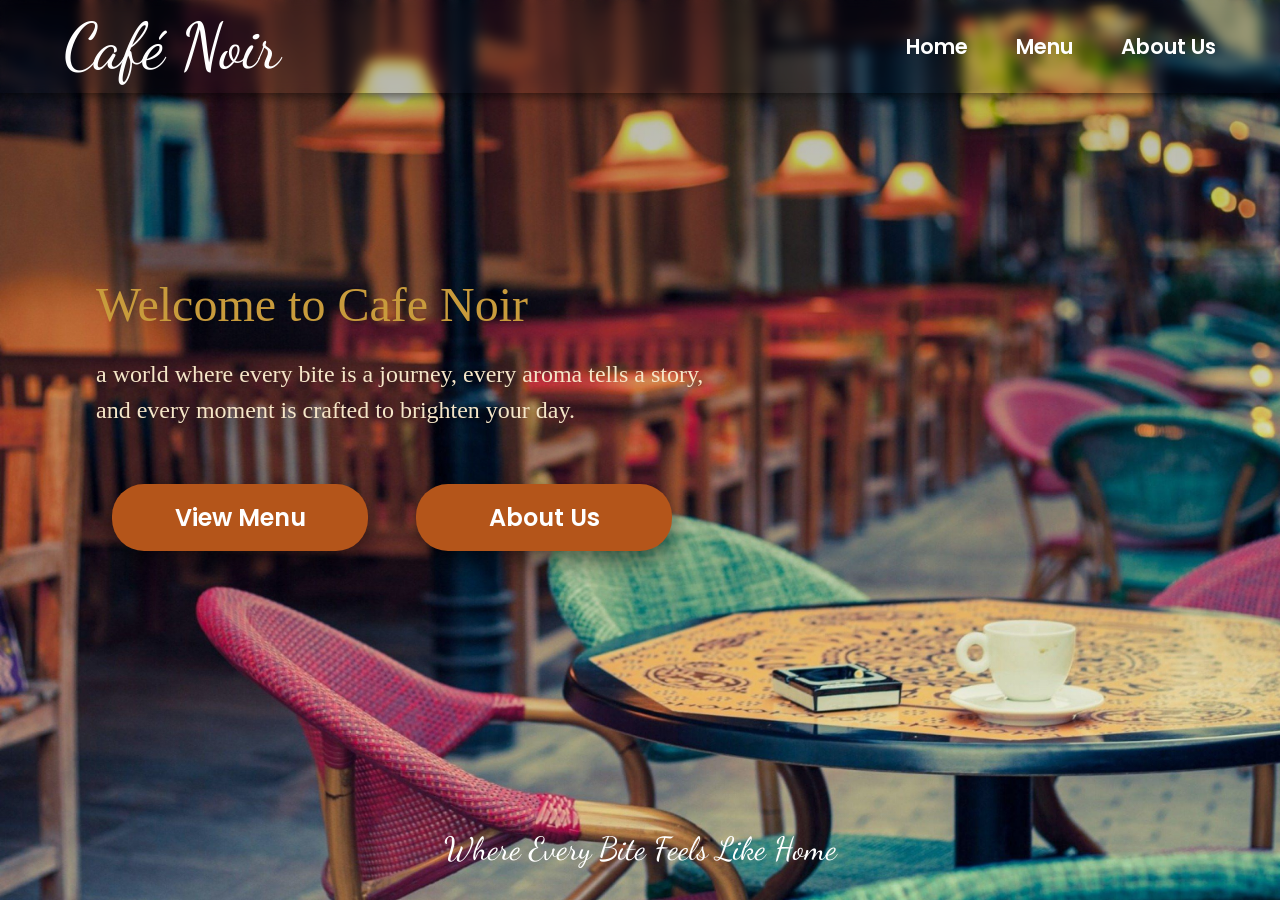
<file: index.html>
<!DOCTYPE html>
<html lang="en">
<head>
    <meta charset="UTF-8">

    <!-- Responsive viewport for all devices -->
    <meta name="viewport" content="width=device-width, initial-scale=1.0">

    <title>Café Noir</title>

    <!-- Core stylesheet -->
    <link rel="stylesheet" href="/assets/css/style.css">

    <!-- Google Fonts -->
    <link href="https://fonts.googleapis.com/css2?family=Dancing+Script&family=Poppins:wght@400;500;600;700&family=Pacifico&display=swap" rel="stylesheet">

    <!-- Animation library -->
    <link rel="stylesheet" href="https://cdnjs.cloudflare.com/ajax/libs/animate.css/4.1.1/animate.min.css"/>

    <link rel="preload" as="image" href="/assets/photos/home_bg.jpg">
</head>

<body oncontextmenu="return false;">
    
    <!-- ===================== HEADER SECTION ===================== -->
    <header>
        <!-- Brand / Logo -->
        <div class="name">Café Noir</div>
        <!-- Primary Navigation -->
        <nav>
            <ul>
                <li><a href="index.html">Home</a></li>
                <li><a href="menu.html">Menu</a></li>
                <li><a href="about.html">About Us</a></li>
            </ul>
        </nav>
    </header>
    <!-- ========================= END HEADER ========================= -->


    <!-- ===================== HERO / INTRO SECTION ===================== -->
    <section class="main">
        <!-- Tagline -->
        <div class="greeting animate__animated animate__fadeInLeft">Welcome to Cafe Noir</div>

        <!-- Description Tagline -->
        <p class="description animate__animated animate__zoomIn">
            a world where every bite is a journey, every aroma tells a story,<br>and every moment is crafted to brighten your day.
        </p>

        <!-- Primary Action Buttons (Call-to-Actions) -->
        <div class="btns animate__animated animate__fadeInDown">
            
            <!-- CTA #1: Navigate to Menu Page -->
            <button class="primary" onclick="location.href='menu.html'">View Menu</button>
            
            <!-- CTA #2: Booking button (future functionality to be added) -->
            <button class="secondary" onclick="location.href='about.html'">About Us</button>
        </div>
    </section>
    <!-- ====================== END HERO SECTION ====================== -->

    <!-- Footer -->
    <footer>
        <p>Where Every Bite Feels Like Home</p>
    </footer>

</body>
</html>
</file>
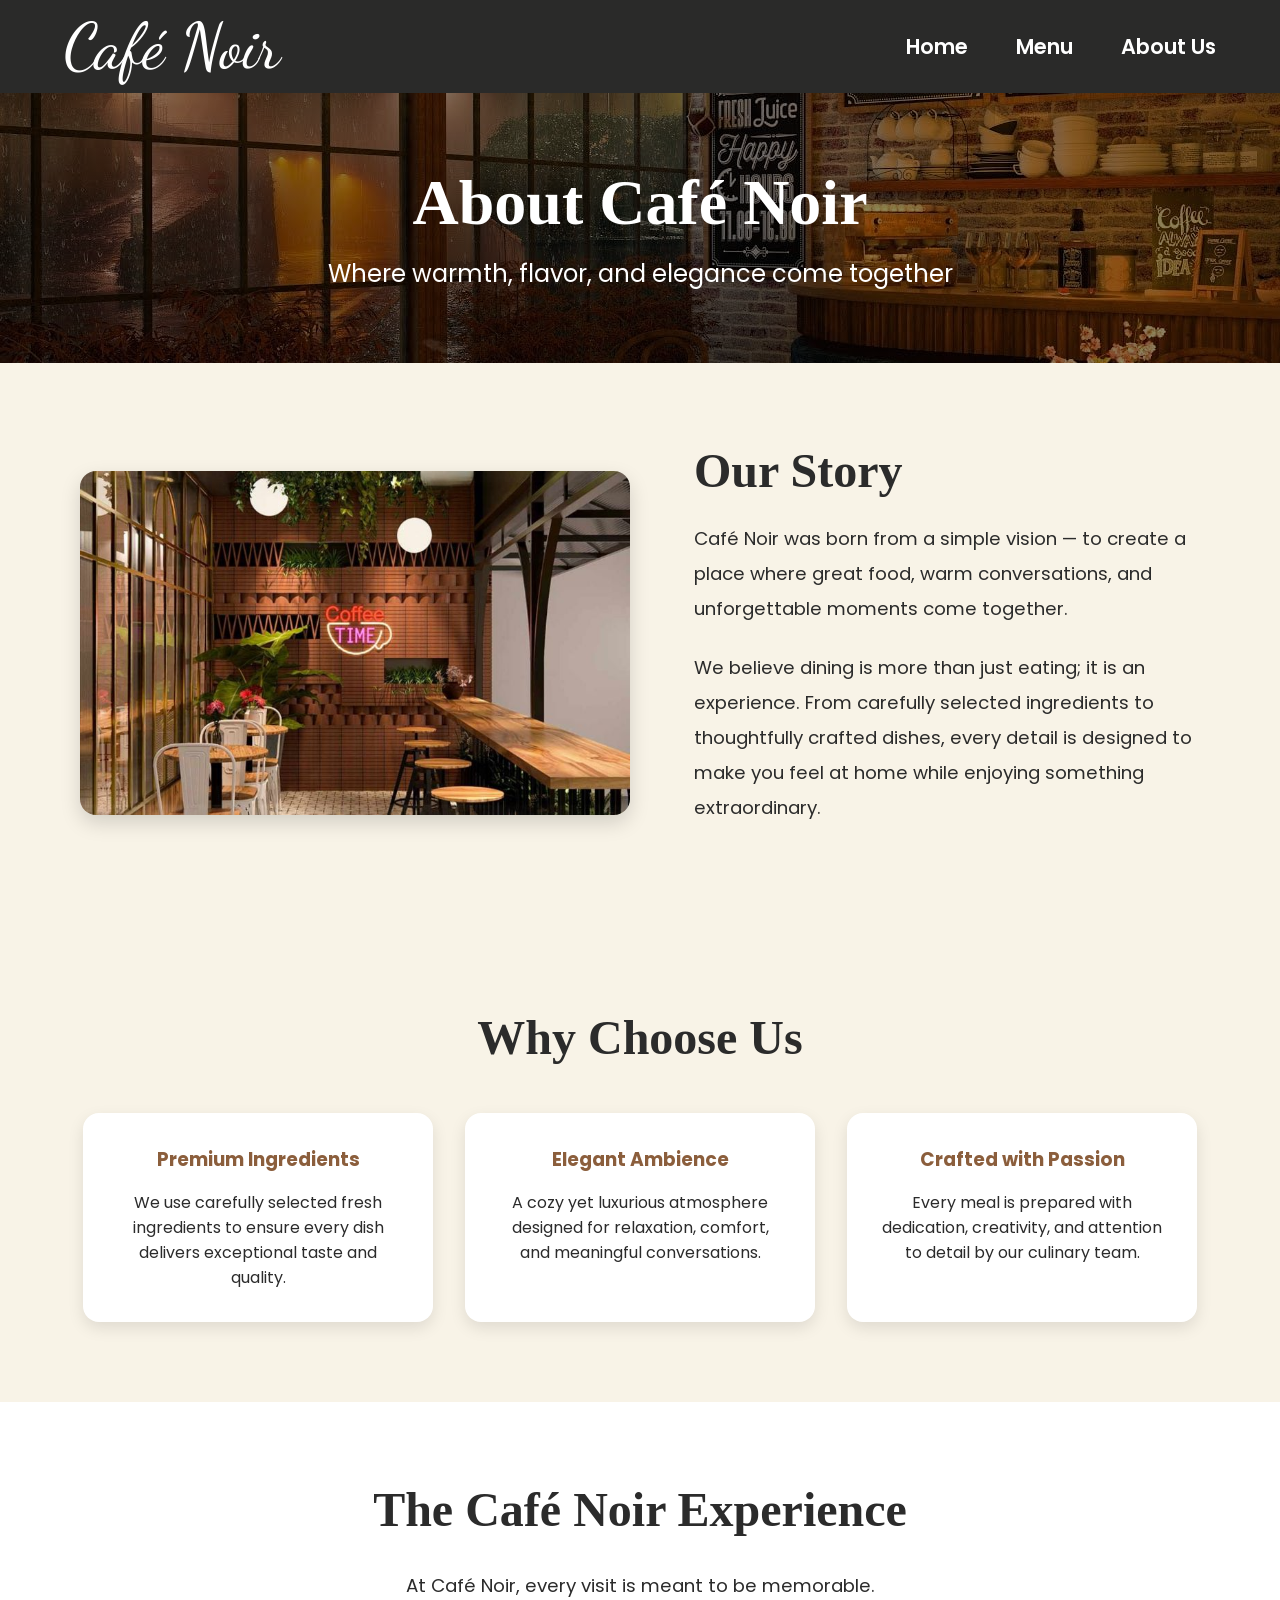
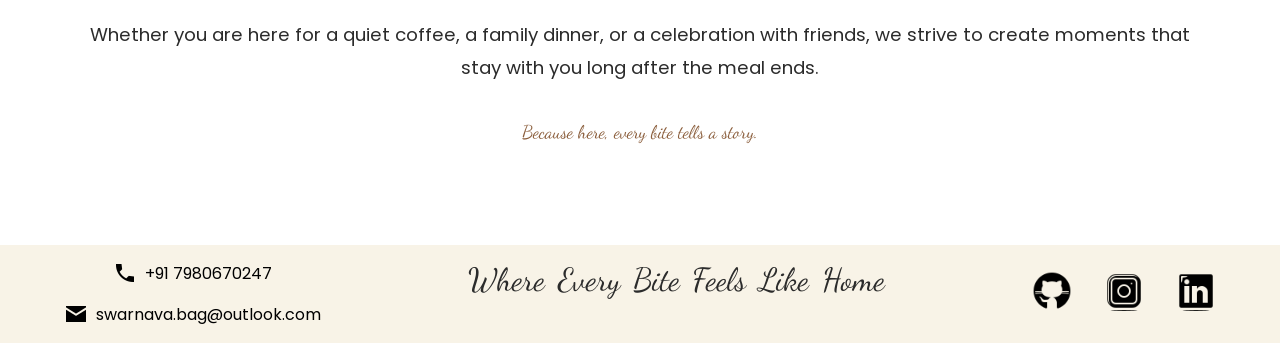
<file: about.html>
<!DOCTYPE html>
<html lang="en">
<head>
    <meta charset="UTF-8">
    <meta name="viewport" content="width=device-width, initial-scale=1.0">
    <title>Café Noir | About Us</title>

    <link rel="stylesheet" href="/assets/css/about.css">

    <link href="https://fonts.googleapis.com/css2?family=Dancing+Script&family=Poppins:wght@400;500;600;700&family=Pacifico&display=swa" rel="stylesheet">

    <!-- Animation Library -->
    <link rel="stylesheet" href="https://cdnjs.cloudflare.com/ajax/libs/animate.css/4.1.1/animate.min.css"/>
    
    <link rel="preload" as="image" href="/assets/photos/banner.jpg">
    <link rel="preload" as="image" href="/assets/photos/cafe_interior.jpg">
</head>
<body>

    <!-- Navbar -->
    <header>
            <div class="name">Café Noir</div>

            <nav>
                <ul>
                    <li><a href="index.html">Home</a></li>
                    <li><a href="menu.html">Menu</a></li>
                    <li><a href="about.html">About Us</a></li>
                </ul>
            </nav>
    </header>

    <!-- Hero Section -->
    <section class="hero">
        <h1>About Café Noir</h1>
        <p>Where warmth, flavor, and elegance come together</p>
    </section>

    <!-- Our Story -->
    <section class="story animate__animated animate__fadeInUp">
        <div class="story-image">
            <img src="../photos/cafe_interior.jpg" alt="Cafe Interior">
        </div>

        <div class="story-text">
            <h2>Our Story</h2>
            <p>
                Café Noir was born from a simple vision — to create a place where 
                great food, warm conversations, and unforgettable moments come together.
            </p>

            <p>
                We believe dining is more than just eating; it is an experience.
                From carefully selected ingredients to thoughtfully crafted dishes, 
                every detail is designed to make you feel at home while enjoying 
                something extraordinary.
            </p>
        </div>
    </section>

    <!-- Why Choose Us -->
    <section class="features animate__animated animate__fadeInUp">
        <h2>Why Choose Us</h2>

        <div class="cards">
            <div class="card">
                <h3>Premium Ingredients</h3>
                <p>
                    We use carefully selected fresh ingredients to ensure every dish
                    delivers exceptional taste and quality.
                </p>
            </div>

            <div class="card">
                <h3>Elegant Ambience</h3>
                <p>
                    A cozy yet luxurious atmosphere designed for relaxation,
                    comfort, and meaningful conversations.
                </p>
            </div>

            <div class="card">
                <h3>Crafted with Passion</h3>
                <p>
                    Every meal is prepared with dedication, creativity, and
                    attention to detail by our culinary team.
                </p>
            </div>
        </div>
    </section>

    <!-- Experience -->
    <section class="experience">
        <h2>The Café Noir Experience</h2>

        <p>
            At Café Noir, every visit is meant to be memorable.
        </p>

        <p>
            Whether you are here for a quiet coffee, a family dinner, or a celebration
            with friends, we strive to create moments that stay with you long after the meal ends.
        </p>

        <p class="quote">
            Because here, every bite tells a story.
        </p>
    </section>

    <footer>
        <!-- Contact Info -->
        <div class="contact">
            <!-- Phone Contact -->
            <div class="phone">
                <img src="../icons/phone_icon.png" alt="Phone" class="phone_icon">
                <a href="tel:+917980670247" class="content">
                    +91 7980670247
                </a>
            </div>
            <!-- Email Contact -->
            <div class="email">
                <img src="../icons/mail_icon.png" alt="Email" class="email_icon">
                <a href="mailto:swarnava.bag@outlook.com" class="content">
                    swarnava.bag@outlook.com
                </a>
            </div>
        </div>

        <!-- Footer Tagline -->
        <div class="tagline">
            Where Every Bite Feels Like Home
        </div>

        <!-- Social Media Links -->
        <div class="social-media">
            <a href="https://www.facebook.com/swarnavabag3" target="_blank">
                <img src="../icons/github_icon.png" class="facebook_icon" alt="Facebook">
            </a>

            <a href="https://www.instagram.com/bag_swarnava" target="_blank">
                <img src="../icons/instagram_icon.png" class="instagram_icon" alt="Instagram">
            </a>

            <a href="https://www.youtube.com" target="_blank">
                <img src="../icons/linkedin_icon.png" class="youtube_icon" alt="YouTube">
            </a>
        </div>

    </footer>
    <!-- ========================= END FOOTER ========================= -->

</body>
</html>
</file>
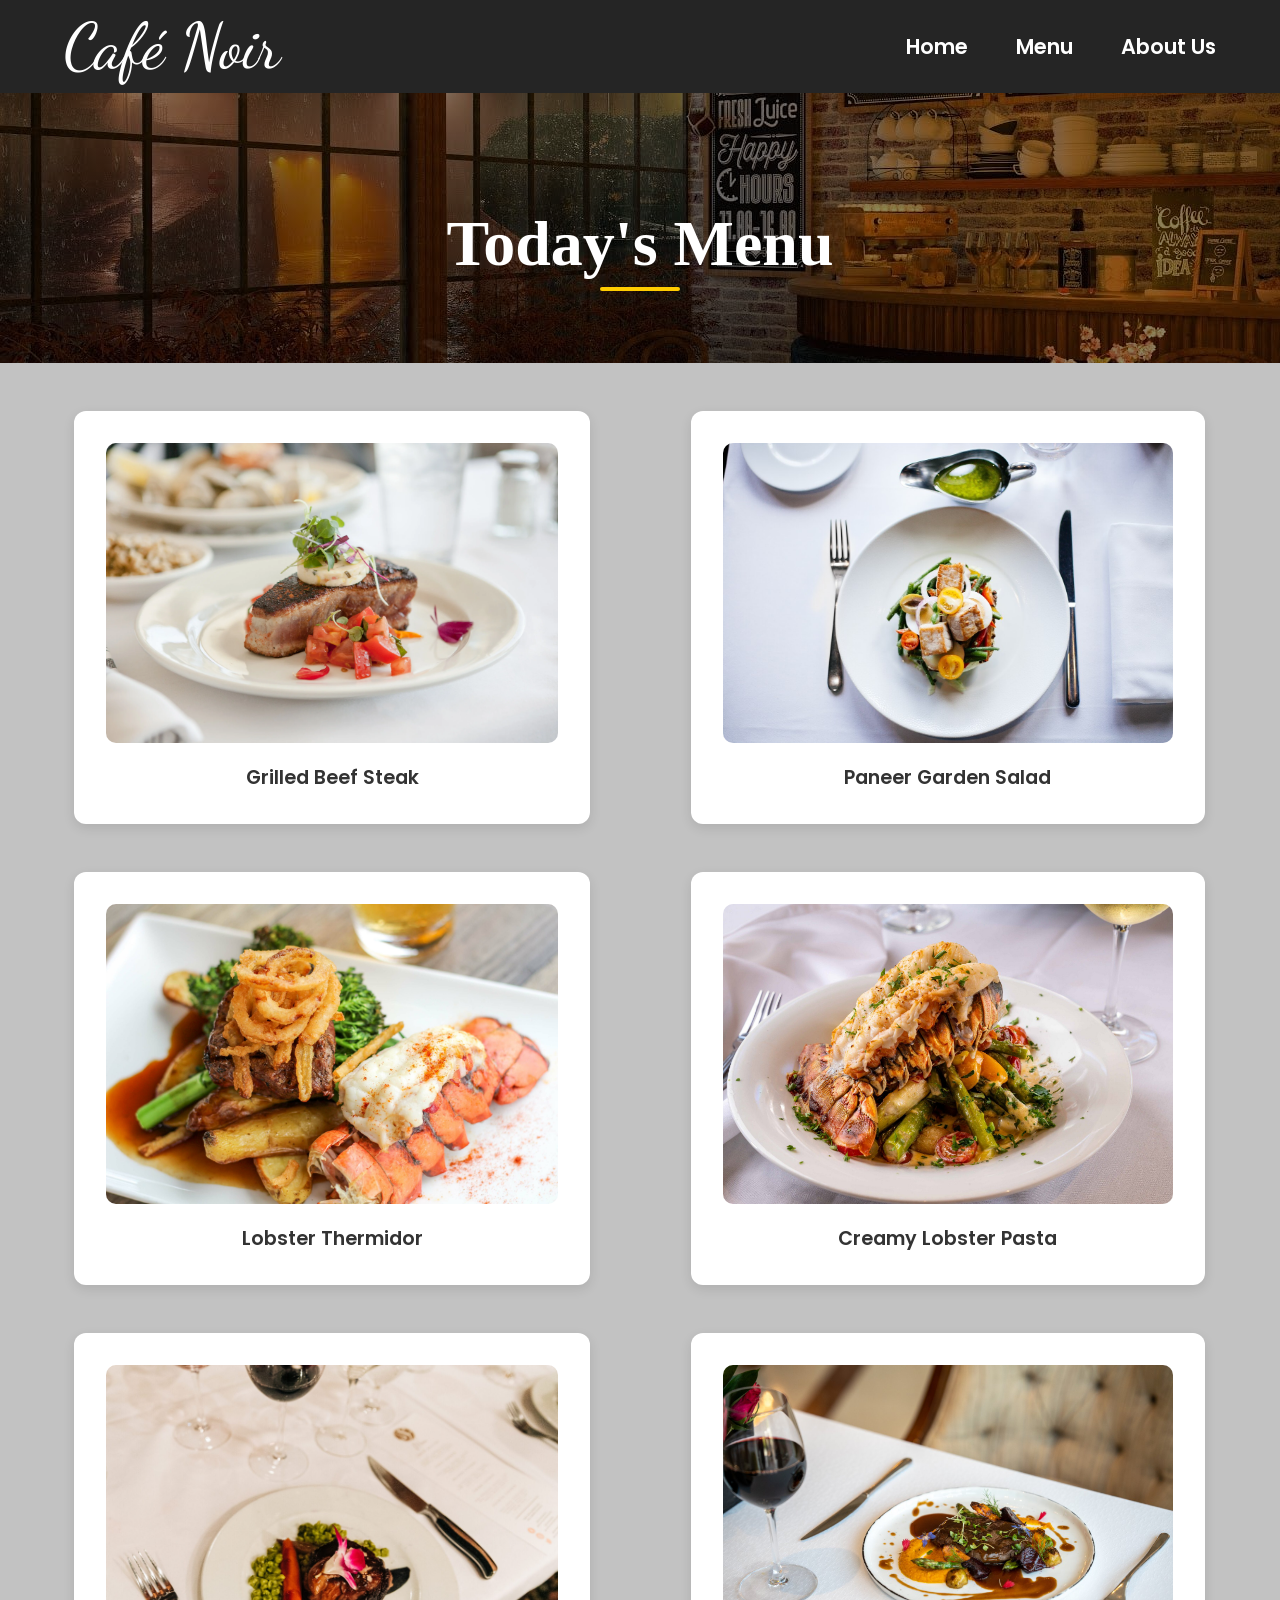
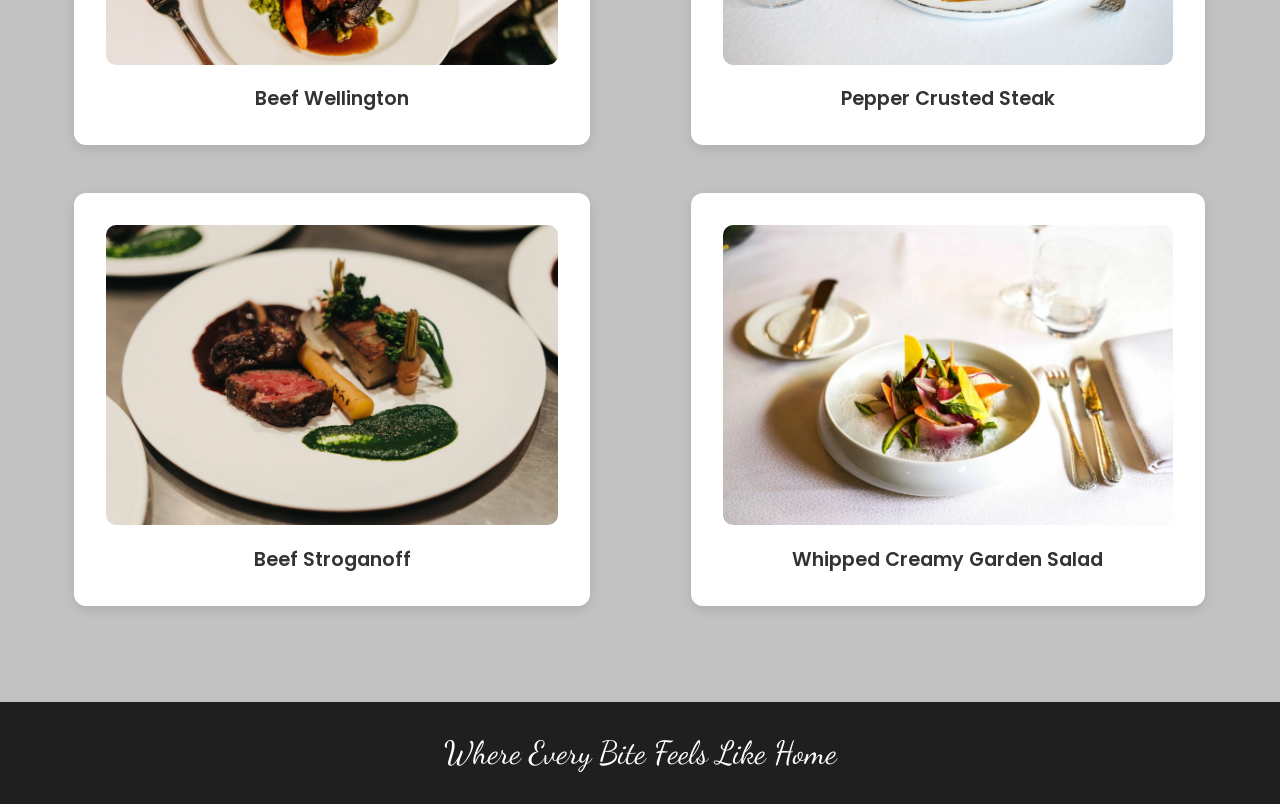
<file: menu.html>
<!DOCTYPE html>
<html lang="en">
<head>
    <!-- 
        Page Metadata
        ------------------------------------------------------
        Title       : Café Noir – Menu
        Description : Menu showcase page displaying signature dishes with premium imagery and elegant typography.
        Author      : Café Noir Web Team
        Note        : Uses external CSS and Google Fonts for branding.
    -->
    <meta charset="UTF-8">
    <meta name="viewport" content="width=device-width, initial-scale=1.0">
    <title>Café Noir | Menu Page</title>

    <!-- Global Stylesheet -->
    <link rel="stylesheet" href="/assets/css/menu.css">

    <!-- Brand Typography -->
    <link href="https://fonts.googleapis.com/css2?family=Dancing+Script&family=Poppins:wght@400;500;600;700&family=Pacifico&display=swa" rel="stylesheet">

    <!-- Animation Library -->
    <link rel="stylesheet" href="https://cdnjs.cloudflare.com/ajax/libs/animate.css/4.1.1/animate.min.css"/>

    <link rel="preload" as="image" href="/assets/photos/banner.jpg">
    <link rel="preload" as="image" href="/assets/photos/menu_dish_1.webp">
    <link rel="preload" as="image" href="/assets/photos/menu_dish_2.jpg">
</head>

<body oncontextmenu="return false;">
    
    <!-- 
        Header Section
        ------------------------------------------------------
        Contains site logo, main navigation, and hero image. 
        Navigation links allow quick access to core pages.
    -->
    <header>
            <!-- Brand Logo / Title -->
            <div class="name">Café Noir</div>
            <!-- Primary Navigation -->
            <nav>
                <ul>
                    <li><a href="index.html">Home</a></li>
                    <li><a href="menu.html">Menu</a></li>
                    <li><a href="about.html">About Us</a></li>
                </ul>
            </nav>
    </header>

        <!-- Hero Banner Image -->
        <section class="hero"
            <img src="../photos/menu_banner.jpg" class="style-img" alt="Menu Header Image">
            <h1 class="menu-title animate__animated animate__fadeInLeft">Today's Menu</h1>
        </section>

    <!-- Page Title -->
    
    <!-- 
        Menu Content Section
        ------------------------------------------------------
        Two-column layout showcasing signature dishes with 
        supporting images and short descriptions.
    -->
    <section class="dishes animate__animated animate__fadeInUp">

        <!-- Left Column -->
        <div class="column">
            
            <!-- Each dish block includes:
                + Dish image
                + Dish name
                + Short descriptive text for user context
            -->
            <div class="dish">
                <img src="../photos/menu_dish_1.webp" alt="Grilled Beef Steak">
                <p>Grilled Beef Steak</p>
                <span class="description">Juicy premium beef grilled to perfection with herbs and garlic butter.</span>
            </div>

            <div class="dish">
                <img src="../photos/menu_dish_2.jpg" alt="Lobster Thermidor">
                <p>Lobster Thermidor</p>
                <span class="description">Fresh lobster baked with creamy mustard sauce and a touch of cheese.</span>
            </div>

            <div class="dish">
                <img src="../photos/menu_dish_3.jpg" alt="Beef Wellington">
                <p>Beef Wellington</p>
                <span class="description">Filet mignon wrapped in puff pastry with mushroom duxelles and golden crust.</span>
            </div>
            
            <div class="dish">
                <img src="../photos/menu_dish_4.webp" alt="Beef Stroganoff">
                <p>Beef Stroganoff</p>
                <span class="description">Tender beef strips cooked in creamy mushroom sauce served over buttered noodles.</span>
            </div>
        </div>

        <!-- Right Column -->
        <div class="column">

            <div class="dish">
                <img src="../photos/menu_dish_5.jpg" alt="Paneer Garden Salad">
                <p>Paneer Garden Salad</p>
                <span class="description">Soft grilled paneer cubes tossed with crunchy vegetables and a tangy mint dressing.</span>
            </div>

            <div class="dish">
                <img src="../photos/menu_dish_6.jpg" alt="Creamy Lobster Pasta">
                <p>Creamy Lobster Pasta</p>
                <span class="description">Fresh lobster tossed with linguine in a rich white wine and garlic cream sauce.</span>
            </div>

            <div class="dish">
                <img src="../photos/menu_dish_7.jpg" alt="Pepper Crusted Steak">
                <p>Pepper Crusted Steak</p>
                <span class="description">Grilled sirloin coated with cracked black pepper and served with red wine jus.</span>
            </div>

            <div class="dish">
                <img src="../photos/menu_dish_8.webp" alt="Whipped Creamy Garden Salad">
                <p>Whipped Creamy Garden Salad</p>
                <span class="description">A rainbow mix of fresh veggies topped with fluffy whipped yogurt and grated coconut for a soft white-fur look.</span>
            </div>

        </div>
    </section>

    <footer>
        <p>Where Every Bite Feels Like Home</p>
    </footer>

</body>
</html>
</file>
<file: assets/css/style.css>
/* --------------------------------------------------
   Global Layout & Reset
   -------------------------------------------------- */
* {
    margin: 0;
    padding: 0;
    box-sizing: border-box;
}

/* Page base structure & background */
body {
    font-family: 'Poppins', sans-serif;
    background-image:
        linear-gradient(
            rgba(0, 0, 0, 0.3),
            rgba(0, 0, 0,0)
        ),
        url(../photos/home_bg.jpg);
    color: #ffffff;
    display: flex;
    flex-direction: column;
    min-height: 100vh;
    background-size: cover;
    background-repeat: no-repeat;
    background-position: center;
}

/* --------------------------------------------------
   Header / Navigation Bar
   -------------------------------------------------- */
header {
    display: flex;
    justify-content: space-between;
    align-items: center;
    padding: 0.5rem 4rem;
    backdrop-filter: blur(6px);
    box-shadow: 0 4px 10px rgba(0, 0, 0, 0.5);
}

/* Brand / Cafe Name (Top left) */
.name {
    font-family: "Dancing Script", cursive;
    font-size: 4rem;
    user-select: none;
}

/* Navigation links container */
nav ul {
    display: flex;
    gap: 3rem;
    list-style: none;
}

/* Nav link typography */
nav ul li a {
    text-decoration: none;
    color: white;
    font-weight: 600;
    font-size: 1.3rem;
    transition: color 0.3s ease;
}

/* Nav hover effects */
ul li a:hover {
    color: #ffcc00;
}

/* --------------------------------------------------
   Hero Section (Main intro area)
   -------------------------------------------------- */
.main {
    flex: 1;
    display: flex;
    flex-direction: column;
    justify-content: center;
    padding: 4rem 6rem;
}

/* "Welcome" / greeting text */
.greeting {
    font-family: 'Playfair Display', serif;
    color: #C89B3C;
    font-size: 3rem;
}

/* Tagline */
.description {
    font-family:'Playfair Display', serif;
    font-size: 1.5rem;
    margin-top: 1.5rem;
    color: #F5E6C8;
    line-height: 1.5;
}

/* --------------------------------------------------
   Primary CTA Buttons (Book & Menu)
   -------------------------------------------------- */
.btns {
    display: flex;
    padding-left: 1rem;
    padding-right: 4rem;
    padding-top: 3.5rem;
    padding-bottom: 4rem;
    gap: 3rem;
}

.primary, .secondary {
    font-family: 'Poppins', sans-serif;
    background-color: #b4551a;
    color: #ffffff;
    font-size: 1.5rem;
    font-weight: 600;
    width: clamp(180px, 20vw, 300px);
    padding: 1rem 1.2rem;
    border-radius: 2rem;
    border: none;
    cursor: pointer;
    text-align: center;
    box-shadow: 0 8px 24px rgba(0,0,0,0.5);
    transition: all 0.35s ease;
}

/* Button interaction feedback */
.primary:hover, .secondary:hover {
    background-color: #d77131;
    border: 2px solid #ffffff;
    transform: translateY(-4px);
    box-shadow: 0 14px 30px rgba(0,0,0,0.8);
}

/* Footer */
footer {
    text-align: center;
    padding: 2rem;
    font-family: 'Dancing Script', cursive;
    font-size: 2rem;
}

@media (max-width: 1024px) {

    header {
        padding: 1rem 2rem;
    }

    .name {
        font-size: 3rem;
    }

    nav ul {
        gap: 1.5rem;
    }

    nav ul li a {
        font-size: 1.1rem;
    }

    .main {
        padding: 3rem 2rem;
    }

    .greeting {
        font-size: 2.4rem;
    }

    .description {
        font-size: 1.25rem;
        max-width: 90%;
    }

    .btns {
        gap: 1.5rem;
        padding: 2rem 2rem;
    }
}

@media (max-width: 768px) {

    * {
        box-sizing: border-box;
    }

    body {
        background-position: center;
    }

    /* Header */
    header {
        flex-direction: column;
        padding: 1rem;
        gap: 1rem;
    }

    .name {
        font-size: 2.3rem;
        text-align: center;
    }

    nav {
        width: 100%;
    }

    nav ul {
        display: flex;
        flex-wrap: wrap;
        justify-content: center;
        gap: 0.8rem;
    }

    nav ul li a {
        font-size: 1rem;
    }

    /* Main content */
    .main {
        padding: 1.5rem 1rem;
        margin: 0;
        align-items: center;
        text-align: center;
    }

    .greeting {
        font-size: 1.9rem;
        line-height: 1.2;
    }

    .description {
        font-size: 1rem;
        line-height: 1.6;
        max-width: 95%;
        margin-top: 1rem;
    }

    /* Buttons */
    .btns {
        flex-direction: column;
        align-items: center;
        gap: 1rem;
        padding: 2rem 0;
    }

    .primary,
    .secondary {
        width: min(280px, 90%);
        padding: 1rem;
        font-size: 1.1rem;
        white-space: nowrap;
    }

    footer {
        font-size: 1.4rem;
        padding: 1.2rem;
    }
}

@media (max-width: 480px) {

    .name {
        font-size: 1.9rem;
    }

    .greeting {
        font-size: 1.6rem;
    }

    .description {
        font-size: 0.95rem;
    }

    nav ul li a {
        font-size: 0.9rem;
    }
}
</file>
<file: assets/css/about.css>
/* --------------------------------------------------
   Global Reset & Scroll Behavior
   -------------------------------------------------- */
* {
    margin: 0;
    padding: 0;
    box-sizing: border-box;
}

body {
    font-family: 'Poppins', sans-serif;
    background: #f8f3e7;
    color: #2b2b2b;
}

/* Navbar */
header {
    background: rgba(20,20,20,0.9);
    color: white;
    display: flex;
    justify-content: space-between;
    align-items: center;
    padding: 0.5rem 4rem;
}

.name {
    font-family: 'Dancing Script', cursive;
    font-size: 4rem;
    user-select: none;
}

nav ul {
    display: flex;
    gap: 3rem;
    list-style: none;
}

nav ul li a {
    text-decoration: none;
    color: white;
    font-size: 1.3rem;
    font-weight: 600;
    transition: color 0.3s ease;
}

nav ul li a:hover {
    color: #C89B3C;
}

/* Hero */
.hero {
    height: 30vh;
    background:
        linear-gradient(rgba(0,0,0,0.45), rgba(0,0,0,0.45)),
        url("../photos/banner.jpg");
    background-size: cover;
    background-position: center;

    display: flex;
    flex-direction: column;
    justify-content: center;
    align-items: center;

    color: white;
    text-align: center;
}

.hero h1 {
    font-family: 'Playfair Display', serif;
    font-size: 4rem;
}

.hero p {
    margin-top: 1rem;
    font-size: 1.5rem;
}

/* Story Section */
.story {
    display: flex;
    gap: 4rem;
    padding: 5rem;
    align-items: center;
}

.story-image img {
    width: 550px;
    border-radius: 16px;
    box-shadow: 0 8px 20px rgba(0,0,0,0.15);
}

.story-text h2 {
    font-family: 'Playfair Display', serif;
    font-size: 3rem;
    margin-bottom: 1.5rem;
}

.story-text p {
    font-size: 1.15rem;
    line-height: 1.9;
    margin-bottom: 1.5rem;
}

/* Features */
.features {
    padding: 5rem;
    text-align: center;
}

.features h2 {
    font-family: 'Playfair Display', serif;
    font-size: 3rem;
    margin-bottom: 3rem;
}

.cards {
    display: flex;
    gap: 2rem;
    justify-content: center;
}

.card {
    background: white;
    padding: 2rem;
    border-radius: 16px;
    width: 350px;
    box-shadow: 0 6px 16px rgba(0,0,0,0.1);
    transition: transform 0.3s ease;
}

.card:hover {
    transform: translateY(-10px);
}

.card h3 {
    color: #8B5E3C;
    margin-bottom: 1rem;
}

/* Experience */
.experience {
    padding: 5rem;
    text-align: center;
    background: #fff;
}

.experience h2 {
    font-family: 'Playfair Display', serif;
    font-size: 3rem;
    margin-bottom: 2rem;
}

.experience p {
    font-size: 1.15rem;
    margin-bottom: 1rem;
    line-height: 1.8;
}

.quote {
    margin-top: 2rem;
    font-size: 2rem;
    color: #8B5E3C;
    font-family: 'Dancing Script', cursive;
}

/* --------------------------------------------------
   Footer
   -------------------------------------------------- */
footer {
    display: flex;
    justify-content: space-between;
    padding: 1rem 4rem;
}

/* Contact information block */
.contact {
    font-size: 1rem;
    display: flex;
    flex-direction: column;
    align-items: center;
    gap: 1rem;
}

/* Phone + Email wrapper */
.phone, .email {
    display: flex;
    gap: 0.5rem;
}

.phone_icon, .email_icon {
    width: 1.5rem;
    height: 1.5rem;
}

.content {
    text-decoration: none;
    color: black;
}

.content:hover {
    color: #ffcc00;
}

/* Tagline under footer */
.tagline {
    font-family: 'Dancing Script', cursive;
    text-align: center;
    font-size: 2rem;
    white-space: nowrap;
    word-spacing: 0.3rem;
}

/* Social icon section */
.social-media {
    display: flex;
    align-items: center;
    gap: 2rem;
}

.facebook_icon, .instagram_icon, .youtube_icon {
    width: 2.5rem;
    height: 2.5rem;
    transition: transform 0.3s ease;
}

.facebook_icon:hover, .instagram_icon:hover, .youtube_icon:hover {
    transform: scale(1.2);
}

/* Responsive */
@media (max-width: 1024px) {

    header {
        padding: 1rem 2rem;
    }

    .name {
        font-size: 3rem;
    }

    nav ul {
        gap: 1.5rem;
    }

    nav ul li a {
        font-size: 1.1rem;
    }

    .hero h1 {
        font-size: 3rem;
    }

    .hero p {
        font-size: 1.2rem;
    }

    .story {
        flex-direction: column;
        gap: 2rem;
        padding: 3rem 2rem;
        text-align: center;
    }

    .story-image img {
        width: min(550px, 100%);
        height: auto;
    }

    .cards {
        flex-direction: column;
        align-items: center;
    }

    .features,
    .experience {
        padding: 3rem 2rem;
    }
}

@media (max-width: 768px) {

    header {
        flex-direction: column;
        padding: 1rem;
        gap: 1rem;
    }

    .name {
        font-size: 2.3rem;
        text-align: center;
    }

    nav {
        width: 100%;
    }

    nav ul {
        display: flex;
        flex-wrap: wrap;
        justify-content: center;
        gap: 0.8rem;
    }

    nav ul li a {
        font-size: 1rem;
    }

    /* Hero */
    .hero {
        height: 25vh;
        padding: 1rem;
    }

    .hero h1 {
        font-size: 2rem;
        line-height: 1.2;
    }

    .hero p {
        font-size: 1rem;
        margin-top: 0.6rem;
    }

    /* Story */
    .story {
        padding: 2rem 1rem;
        gap: 1.5rem;
        text-align: center;
    }

    .story-image img {
        width: 100%;
        max-width: 400px;
        height: auto;
    }

    .story-text h2 {
        font-size: 2rem;
    }

    .story-text p {
        font-size: 1rem;
        line-height: 1.7;
    }

    /* Features */
    .features {
        padding: 2rem 1rem;
    }

    .features h2 {
        font-size: 2rem;
    }

    .card {
        width: min(350px, 95%);
        padding: 1.5rem;
    }

    /* Experience */
    .experience {
        padding: 2rem 1rem;
    }

    .experience h2 {
        font-size: 2rem;
    }

    .experience p {
        font-size: 1rem;
    }

    .quote {
        font-size: 1.5rem;
    }

    /* Footer */
    footer {
        flex-direction: column;
        align-items: center;
        gap: 2rem;
        padding: 2rem 1rem;
    }

    .tagline {
        white-space: normal;
        text-align: center;
        font-size: 1.4rem;
    }

    .social-media {
        gap: 1.2rem;
    }

    .facebook_icon,
    .instagram_icon,
    .youtube_icon {
        width: 2rem;
        height: 2rem;
    }
}

@media (max-width: 480px) {

    .name {
        font-size: 1.9rem;
    }

    .hero h1,
    .story-text h2,
    .features h2,
    .experience h2 {
        font-size: 1.6rem;
    }

    .hero p,
    .story-text p,
    .experience p {
        font-size: 0.95rem;
    }

    .quote {
        font-size: 1.2rem;
    }
}
</file>
<file: assets/css/menu.css>
/* --------------------------------------------------
   Global Reset & Scroll Behavior
   -------------------------------------------------- */
* {
    margin: 0;
    padding: 0;
    box-sizing: border-box;
}

/* --------------------------------------------------
   Base Page Styling
   -------------------------------------------------- */
body {
    font-family: 'Poppins', sans-serif;
    background: #c2c2c2;
    color: #2b2b2b;
}

/* --------------------------------------------------
   Header / Navigation Container
   -------------------------------------------------- */
header {
    background: rgba(20,20,20,0.9);
    color: white;
    display: flex;
    justify-content: space-between;
    align-items: center;
    padding: 0.5rem 4rem;
}

/* --------------------------------------------------
   Brand / Site Name
   -------------------------------------------------- */
.name {
    font-family: "Dancing Script", cursive;
    font-size: 4rem;
    user-select: none;
}

/* --------------------------------------------------
   Navigation Menu Layout
   -------------------------------------------------- */
nav ul {
    display: flex;
    gap: 3rem; /* Responsive spacing based on viewport */
    list-style: none;
}

/* Navigation link typography & hover effects */
nav ul li a {
    text-decoration: none;
    color: white;
    font-weight: 600;
    font-size: 1.3rem;
    transition: color 0.3s ease;
}

nav ul li a:hover {
    color: #ffcc00;

}

/* --------------------------------------------------
   Hero / Banner Image
   -------------------------------------------------- */
.hero {
    height: 30vh;
    background:
        linear-gradient(rgba(0,0,0,0.45), rgba(0,0,0,0.45)),
        url("../photos/banner.jpg");
    background-size: cover;
    background-position: center;

    display: flex;
    flex-direction: column;
    justify-content: center;
    align-items: center;

    color: white;
    text-align: center;
}

/* --------------------------------------------------
   Menu Title Section
   -------------------------------------------------- */
.menu-title {
    font-family: "Playfair Display", serif;
    font-size: 4rem;
    font-weight: 600;
    margin-top: 2rem;
}

/* Decorative underline for title */
.menu-title::after {
    content: '';
    position: absolute;
    bottom: -10px;
    left: 50%;
    transform: translateX(-50%);
    width: 80px;
    height: 4px;
    background-color: #ffcc00;
    border-radius: 2px;
}

/* --------------------------------------------------
   Dishes Grid Layout
   -------------------------------------------------- */
section.dishes {
    display: grid;
    grid-template-columns: repeat(auto-fit, minmax(270px, 1fr));
    gap: 3rem;
    padding: 3rem;
    justify-items: center;
    --animate-duration: 2.2s; /* Used by animation library if present */
}

/* --------------------------------------------------
   Single Dish Card
   -------------------------------------------------- */
.dish {
    position: relative;
    text-align: center;
    background: #fff;
    padding: 2rem;
    border-radius: 12px;
    box-shadow: 0 4px 12px rgba(0,0,0,0.1);
    transition: transform 0.3s ease, box-shadow 0.3s ease;
    overflow: hidden;
    margin-bottom: 3rem;
}

/* Hover elevation effect */
.dish:hover {
    transform: translateY(-8px);
    box-shadow: 0 6px 20px rgba(0, 0, 0, 0.25);
}

/* --------------------------------------------------
   Dish Description Overlay (on hover)
   -------------------------------------------------- */
.dish .description {
    position: absolute;
    top: 0;
    right: -100%; /* Hidden initially */
    height: 100%;
    width: 70%;
    background: rgba(0,0,0,0.8);
    color: #fff;
    padding: 1rem;
    font-size: 1rem;
    display: flex;
    align-items: center;
    justify-content: center;
    text-align: center;
    transition: right 0.3s ease;
    border-radius: 0 12px 12px 0;
}

/* Slide-in effect */
.dish:hover .description {
    right: 0;
}

/* Image scaling + dimming on hover */
.dish:hover img {
    transform: scale(1.05);
    filter: brightness(0.8);
}

/* Dish image style */
.dish img {
    width: 120%;
    max-width: 100%;
    height: 300px;
    object-fit: cover;
    border-radius: 10px;
    transition: transform 0.3s ease, filter 0.3s ease;
}

/* Dish name text */
.dish p {
    margin-top: 0.8rem;
    font-size: 1.2rem;
    color: #333;
    font-weight: 600;
}

/* Footer */
footer {
    background: #1f1f1f;
    color: white;
    text-align: center;
    padding: 2rem;
    font-family: 'Dancing Script', cursive;
    font-size: 2rem;
}

/* --------------------------------------------------
   Responsive Styles: Tablet + Mobile
-------------------------------------------------- */
@media (max-width: 768px) {
    /* Header */
    header {
        flex-direction: column;
        justify-content: center;
        align-items: center;
        padding: 1rem;
        gap: 0.8rem;
    }

    .name {
        font-size: 2.5rem;
        text-align: center;
    }

    /* Navigation */
    nav {
        width: 100%;
    }

    nav ul {
        display: flex;
        justify-content: center;
        flex-wrap: wrap;
        gap: 1rem;
        padding: 0;
    }

    nav ul li a {
        font-size: 1rem;
    }

    /* Hero section */
    .hero {
        height: 25vh;
        padding: 1rem;
    }

    .menu-title {
        font-size: 2.3rem;
        line-height: 1.2;
    }

    /* Dishes section */
    section.dishes {
        grid-template-columns: 1fr;
        gap: 2rem;
        padding: 1.5rem;
    }

    .dish {
        width: 100%;
        max-width: 400px;
        margin-bottom: 1rem;
        padding: 1.2rem;
    }

    .dish img {
        width: 100%;
        height: 240px;
        object-fit: cover;
    }

    .dish p {
        font-size: 1.05rem;
    }

    /* Description overlay */
    .dish .description {
        width: 100%;
        right: -100%;
        border-radius: 12px;
        font-size: 0.95rem;
    }

    /* Footer */
    footer {
        font-size: 1.5rem;
        padding: 1.5rem;
    }
}

@media (max-width: 480px) {

    .name {
        font-size: 2rem;
    }

    .menu-title {
        font-size: 1.8rem;
    }

    nav ul li a {
        font-size: 0.9rem;
    }

    .dish img {
        height: 200px;
    }
}
</file>
